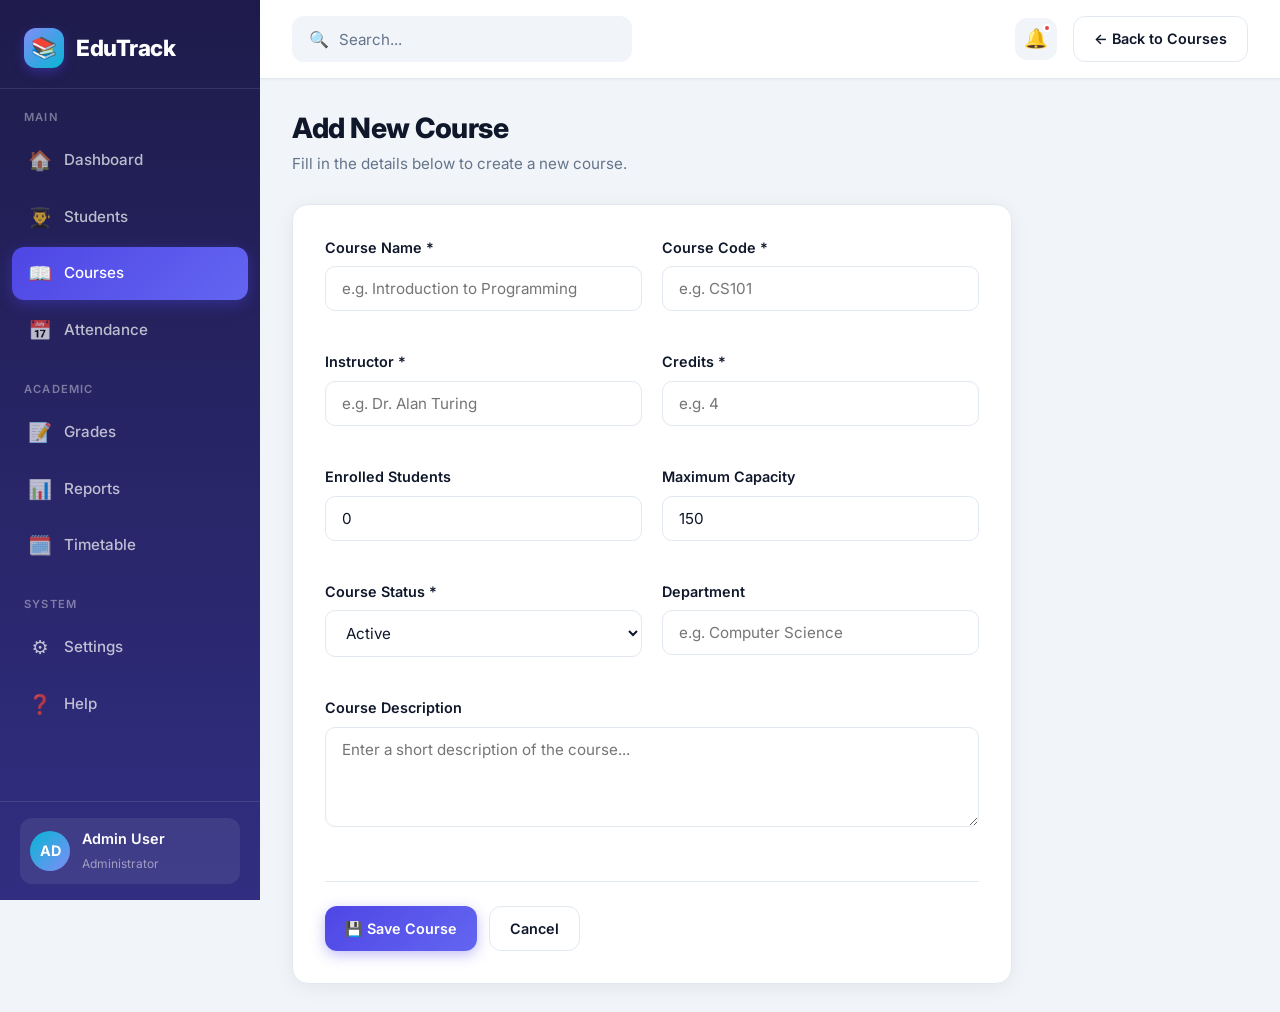
<file: src/main/resources/static/studentManagement/add-courses.html>
<!DOCTYPE html>
<html lang="en">
<head>
    <meta charset="UTF-8">
    <meta name="viewport" content="width=device-width, initial-scale=1.0">
    <title>Add Course | EduTrack</title>

    <link rel="preconnect" href="https://fonts.googleapis.com">
    <link rel="preconnect" href="https://fonts.gstatic.com" crossorigin>

    <link href="https://fonts.googleapis.com/css2?family=Inter:wght@400;500;600;700;800&display=swap" rel="stylesheet">

    <link rel="stylesheet" href="styles.css">
</head>

<body>

<div class="overlay" id="overlay"></div>

<aside class="sidebar" id="sidebar">

    <div class="sidebar-header">
        <a href="index.html" class="logo">
            <div class="logo-icon">📚</div>
            <span>EduTrack</span>
        </a>
    </div>

    <nav class="nav">

        <div class="nav-section">

            <div class="nav-label">Main</div>

            <a class="nav-item" href="index.html">
                <span class="icon">🏠</span> Dashboard
            </a>

            <a class="nav-item" href="students.html">
                <span class="icon">👨‍🎓</span> Students
            </a>

            <a class="nav-item active" href="courses.html">
                <span class="icon">📖</span> Courses
            </a>

            <a class="nav-item" href="attendance.html">
                <span class="icon">📅</span> Attendance
            </a>

        </div>

        <div class="nav-section">

            <div class="nav-label">Academic</div>

            <a class="nav-item" href="grades.html">
                <span class="icon">📝</span> Grades
            </a>

            <a class="nav-item" href="reports.html">
                <span class="icon">📊</span> Reports
            </a>

            <a class="nav-item" href="timetable.html">
                <span class="icon">🗓️</span> Timetable
            </a>

        </div>

        <div class="nav-section">

            <div class="nav-label">System</div>

            <a class="nav-item" href="settings.html">
                <span class="icon">⚙️</span> Settings
            </a>

            <a class="nav-item" href="help.html">
                <span class="icon">❓</span> Help
            </a>

        </div>

    </nav>

    <div class="sidebar-footer">

        <div class="user-card">

            <div class="avatar">AD</div>

            <div class="user-info">
                <h4>Admin User</h4>
                <span>Administrator</span>
            </div>

        </div>

    </div>

</aside>


<div class="main">

    <header class="topbar">

        <div style="display: flex; align-items: center; gap: 12px;">

            <button class="menu-toggle" id="menuToggle">☰</button>

            <div class="search-box">

                <span>🔍</span>

                <input
                        type="text"
                        placeholder="Search..."
                >

            </div>

        </div>


        <div class="topbar-actions">

            <button class="icon-btn">
                🔔 <span class="badge"></span>
            </button>

            <a href="courses.html" class="btn-secondary">
                ← Back to Courses
            </a>

        </div>

    </header>


    <div class="content">

        <div class="page-header">

            <div>

                <h1>Add New Course</h1>

                <p>
                    Fill in the details below to create a new course.
                </p>

            </div>

        </div>


        <div class="form-card">

            <form id="courseForm">

                <div class="form-grid">


                    <!-- Course Name -->

                    <div class="form-group">

                        <label for="courseName">
                            Course Name *
                        </label>

                        <input
                                type="text"
                                id="courseName"
                                name="courseName"
                                placeholder="e.g. Introduction to Programming"
                                required
                        >

                    </div>


                    <!-- Course Code -->

                    <div class="form-group">

                        <label for="courseCode">
                            Course Code *
                        </label>

                        <input
                                type="text"
                                id="courseCode"
                                name="courseCode"
                                placeholder="e.g. CS101"
                                required
                        >

                    </div>


                    <!-- Instructor -->

                    <div class="form-group">

                        <label for="instructor">
                            Instructor *
                        </label>

                        <input
                                type="text"
                                id="instructor"
                                name="instructor"
                                placeholder="e.g. Dr. Alan Turing"
                                required
                        >

                    </div>


                    <!-- Credits -->

                    <div class="form-group">

                        <label for="credits">
                            Credits *
                        </label>

                        <input
                                type="number"
                                id="credits"
                                name="credits"
                                placeholder="e.g. 4"
                                min="1"
                                required
                        >

                    </div>


                    <!-- Enrolled Students -->

                    <div class="form-group">

                        <label for="enrolled">
                            Enrolled Students
                        </label>

                        <input
                                type="number"
                                id="enrolled"
                                name="enrolled"
                                placeholder="e.g. 142"
                                min="0"
                                value="0"
                        >

                    </div>


                    <!-- Maximum Capacity -->

                    <div class="form-group">

                        <label for="capacity">
                            Maximum Capacity
                        </label>

                        <input
                                type="number"
                                id="capacity"
                                name="capacity"
                                placeholder="e.g. 150"
                                min="1"
                                value="150"
                        >

                    </div>


                    <!-- Status -->

                    <div class="form-group">

                        <label for="status">
                            Course Status *
                        </label>

                        <select
                                id="status"
                                name="status"
                                required
                        >

                            <option value="Active">
                                Active
                            </option>

                            <option value="Draft">
                                Draft
                            </option>

                            <option value="Archived">
                                Archived
                            </option>

                        </select>

                    </div>


                    <!-- Department -->

                    <div class="form-group">

                        <label for="department">
                            Department
                        </label>

                        <input
                                type="text"
                                id="department"
                                name="department"
                                placeholder="e.g. Computer Science"
                        >

                    </div>


                    <!-- Description -->

                    <div class="form-group full">

                        <label for="description">
                            Course Description
                        </label>

                        <textarea
                                id="description"
                                name="description"
                                placeholder="Enter a short description of the course..."
                        ></textarea>

                    </div>


                </div>


                <div class="form-actions">

                    <button
                            type="submit"
                            class="btn-primary"
                    >
                        💾 Save Course
                    </button>

                    <a
                            href="courses.html"
                            class="btn-secondary"
                    >
                        Cancel
                    </a>

                </div>

            </form>

        </div>

    </div>

</div>


<script>

    // Sidebar

    const toggle =
        document.getElementById('menuToggle');

    const sidebar =
        document.getElementById('sidebar');

    const overlay =
        document.getElementById('overlay');


    toggle.addEventListener('click', () => {

        sidebar.classList.toggle('open');

        overlay.classList.toggle('show');

    });


    overlay.addEventListener('click', () => {

        sidebar.classList.remove('open');

        overlay.classList.remove('show');

    });


    // Course form

    const courseForm =
        document.getElementById('courseForm');


    courseForm.addEventListener('submit', async (event) => {

        event.preventDefault();


        const course = {

            courseName:
            document.getElementById('courseName').value,

            courseCode:
            document.getElementById('courseCode').value,

            instructor:
            document.getElementById('instructor').value,

            credits:
                Number(document.getElementById('credits').value),

            enrolled:
                Number(document.getElementById('enrolled').value),

            capacity:
                Number(document.getElementById('capacity').value),

            status:
            document.getElementById('status').value,

            department:
            document.getElementById('department').value,

            description:
            document.getElementById('description').value

        };


        try {

            const response = await fetch('/Courses', {

                method: 'POST',

                headers: {

                    'Content-Type': 'application/json'

                },

                body: JSON.stringify(course)

            });


            if (response.ok) {

                const savedCourse =
                    await response.json();

                console.log(
                    'Course saved:',
                    savedCourse
                );

                alert(
                    'Course added successfully!'
                );

                window.location.href =
                    'courses.html';

            } else {

                const error =
                    await response.text();

                console.error(
                    'Error:',
                    error
                );

                alert(
                    'Failed to add course.'
                );

            }

        } catch (error) {

            console.error(
                'Request failed:',
                error
            );

            alert(
                'Could not connect to the server.'
            );

        }

    });

</script>

</body>
</html>
</file>
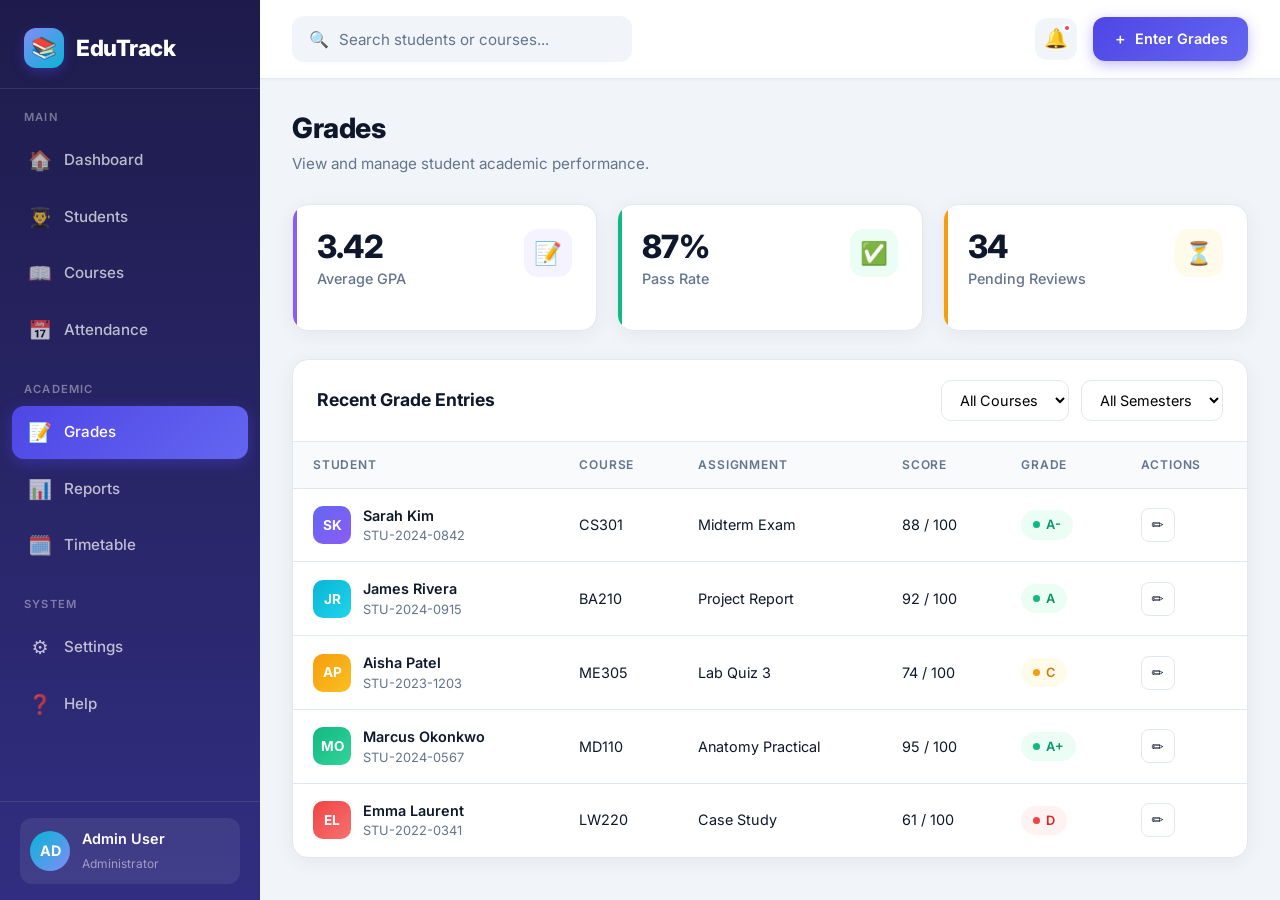
<file: src/main/resources/static/studentManagement/grades.html>
<!DOCTYPE html>
<html lang="en">
<head>
  <meta charset="UTF-8">
  <meta name="viewport" content="width=device-width, initial-scale=1.0">
  <title>Grades | EduTrack</title>
  <link rel="preconnect" href="https://fonts.googleapis.com">
  <link rel="preconnect" href="https://fonts.gstatic.com" crossorigin>
  <link href="https://fonts.googleapis.com/css2?family=Inter:wght@400;500;600;700;800&display=swap" rel="stylesheet">
  <link rel="stylesheet" href="styles.css">
</head>
<body>
  <div class="overlay" id="overlay"></div>

  <aside class="sidebar" id="sidebar">
    <div class="sidebar-header">
      <a href="index.html" class="logo">
        <div class="logo-icon">📚</div>
        <span>EduTrack</span>
      </a>
    </div>
    <nav class="nav">
      <div class="nav-section">
        <div class="nav-label">Main</div>
        <a class="nav-item" href="index.html"><span class="icon">🏠</span> Dashboard</a>
        <a class="nav-item" href="students.html"><span class="icon">👨‍🎓</span> Students</a>
        <a class="nav-item" href="courses.html"><span class="icon">📖</span> Courses</a>
        <a class="nav-item" href="attendance.html"><span class="icon">📅</span> Attendance</a>
      </div>
      <div class="nav-section">
        <div class="nav-label">Academic</div>
        <a class="nav-item active" href="grades.html"><span class="icon">📝</span> Grades</a>
        <a class="nav-item" href="reports.html"><span class="icon">📊</span> Reports</a>
        <a class="nav-item" href="timetable.html"><span class="icon">🗓️</span> Timetable</a>
      </div>
      <div class="nav-section">
        <div class="nav-label">System</div>
        <a class="nav-item" href="settings.html"><span class="icon">⚙️</span> Settings</a>
        <a class="nav-item" href="help.html"><span class="icon">❓</span> Help</a>
      </div>
    </nav>
    <div class="sidebar-footer">
      <div class="user-card">
        <div class="avatar">AD</div>
        <div class="user-info">
          <h4>Admin User</h4>
          <span>Administrator</span>
        </div>
      </div>
    </div>
  </aside>

  <div class="main">
    <header class="topbar">
      <div style="display: flex; align-items: center; gap: 12px;">
        <button class="menu-toggle" id="menuToggle">☰</button>
        <div class="search-box">
          <span>🔍</span>
          <input type="text" placeholder="Search students or courses...">
        </div>
      </div>
      <div class="topbar-actions">
        <button class="icon-btn">🔔 <span class="badge"></span></button>
        <a href="#" class="btn-primary"><span>＋</span> <span>Enter Grades</span></a>
      </div>
    </header>

    <div class="content">
      <div class="page-header">
        <div>
          <h1>Grades</h1>
          <p>View and manage student academic performance.</p>
        </div>
      </div>

      <div class="stats-grid" style="grid-template-columns: repeat(3, 1fr);">
        <div class="stat-card grades">
          <div class="stat-header">
            <div>
              <div class="stat-value">3.42</div>
              <div class="stat-label">Average GPA</div>
            </div>
            <div class="stat-icon">📝</div>
          </div>
        </div>
        <div class="stat-card attendance">
          <div class="stat-header">
            <div>
              <div class="stat-value">87%</div>
              <div class="stat-label">Pass Rate</div>
            </div>
            <div class="stat-icon">✅</div>
          </div>
        </div>
        <div class="stat-card pending">
          <div class="stat-header">
            <div>
              <div class="stat-value">34</div>
              <div class="stat-label">Pending Reviews</div>
            </div>
            <div class="stat-icon">⏳</div>
          </div>
        </div>
      </div>

      <div class="card">
        <div class="card-header">
          <h3>Recent Grade Entries</h3>
          <div class="filters-bar" style="margin: 0;">
            <select>
              <option>All Courses</option>
              <option>CS101</option>
              <option>CS301</option>
              <option>BA210</option>
              <option>ME305</option>
            </select>
            <select>
              <option>All Semesters</option>
              <option>Fall 2026</option>
              <option>Spring 2026</option>
            </select>
          </div>
        </div>
        <div class="table-wrapper">
          <table>
            <thead>
              <tr>
                <th>Student</th>
                <th>Course</th>
                <th>Assignment</th>
                <th>Score</th>
                <th>Grade</th>
                <th>Actions</th>
              </tr>
            </thead>
            <tbody>
              <tr>
                <td>
                  <div class="student-cell">
                    <div class="student-avatar" style="background: linear-gradient(135deg, #6366f1, #8b5cf6);">SK</div>
                    <div>
                      <div class="student-name">Sarah Kim</div>
                      <div class="student-id">STU-2024-0842</div>
                    </div>
                  </div>
                </td>
                <td>CS301</td>
                <td>Midterm Exam</td>
                <td>88 / 100</td>
                <td><span class="status active">A-</span></td>
                <td>
                  <div class="action-btns">
                    <a href="#" class="action-btn">✏️</a>
                  </div>
                </td>
              </tr>
              <tr>
                <td>
                  <div class="student-cell">
                    <div class="student-avatar" style="background: linear-gradient(135deg, #06b6d4, #22d3ee);">JR</div>
                    <div>
                      <div class="student-name">James Rivera</div>
                      <div class="student-id">STU-2024-0915</div>
                    </div>
                  </div>
                </td>
                <td>BA210</td>
                <td>Project Report</td>
                <td>92 / 100</td>
                <td><span class="status active">A</span></td>
                <td>
                  <div class="action-btns">
                    <a href="#" class="action-btn">✏️</a>
                  </div>
                </td>
              </tr>
              <tr>
                <td>
                  <div class="student-cell">
                    <div class="student-avatar" style="background: linear-gradient(135deg, #f59e0b, #fbbf24);">AP</div>
                    <div>
                      <div class="student-name">Aisha Patel</div>
                      <div class="student-id">STU-2023-1203</div>
                    </div>
                  </div>
                </td>
                <td>ME305</td>
                <td>Lab Quiz 3</td>
                <td>74 / 100</td>
                <td><span class="status pending">C</span></td>
                <td>
                  <div class="action-btns">
                    <a href="#" class="action-btn">✏️</a>
                  </div>
                </td>
              </tr>
              <tr>
                <td>
                  <div class="student-cell">
                    <div class="student-avatar" style="background: linear-gradient(135deg, #10b981, #34d399);">MO</div>
                    <div>
                      <div class="student-name">Marcus Okonkwo</div>
                      <div class="student-id">STU-2024-0567</div>
                    </div>
                  </div>
                </td>
                <td>MD110</td>
                <td>Anatomy Practical</td>
                <td>95 / 100</td>
                <td><span class="status active">A+</span></td>
                <td>
                  <div class="action-btns">
                    <a href="#" class="action-btn">✏️</a>
                  </div>
                </td>
              </tr>
              <tr>
                <td>
                  <div class="student-cell">
                    <div class="student-avatar" style="background: linear-gradient(135deg, #ef4444, #f87171);">EL</div>
                    <div>
                      <div class="student-name">Emma Laurent</div>
                      <div class="student-id">STU-2022-0341</div>
                    </div>
                  </div>
                </td>
                <td>LW220</td>
                <td>Case Study</td>
                <td>61 / 100</td>
                <td><span class="status inactive">D</span></td>
                <td>
                  <div class="action-btns">
                    <a href="#" class="action-btn">✏️</a>
                  </div>
                </td>
              </tr>
            </tbody>
          </table>
        </div>
      </div>
    </div>
  </div>

  <script>
    const toggle = document.getElementById('menuToggle');
    const sidebar = document.getElementById('sidebar');
    const overlay = document.getElementById('overlay');
    toggle.addEventListener('click', () => {
      sidebar.classList.toggle('open');
      overlay.classList.toggle('show');
    });
    overlay.addEventListener('click', () => {
      sidebar.classList.remove('open');
      overlay.classList.remove('show');
    });
  </script>
</body>
</html>
</file>
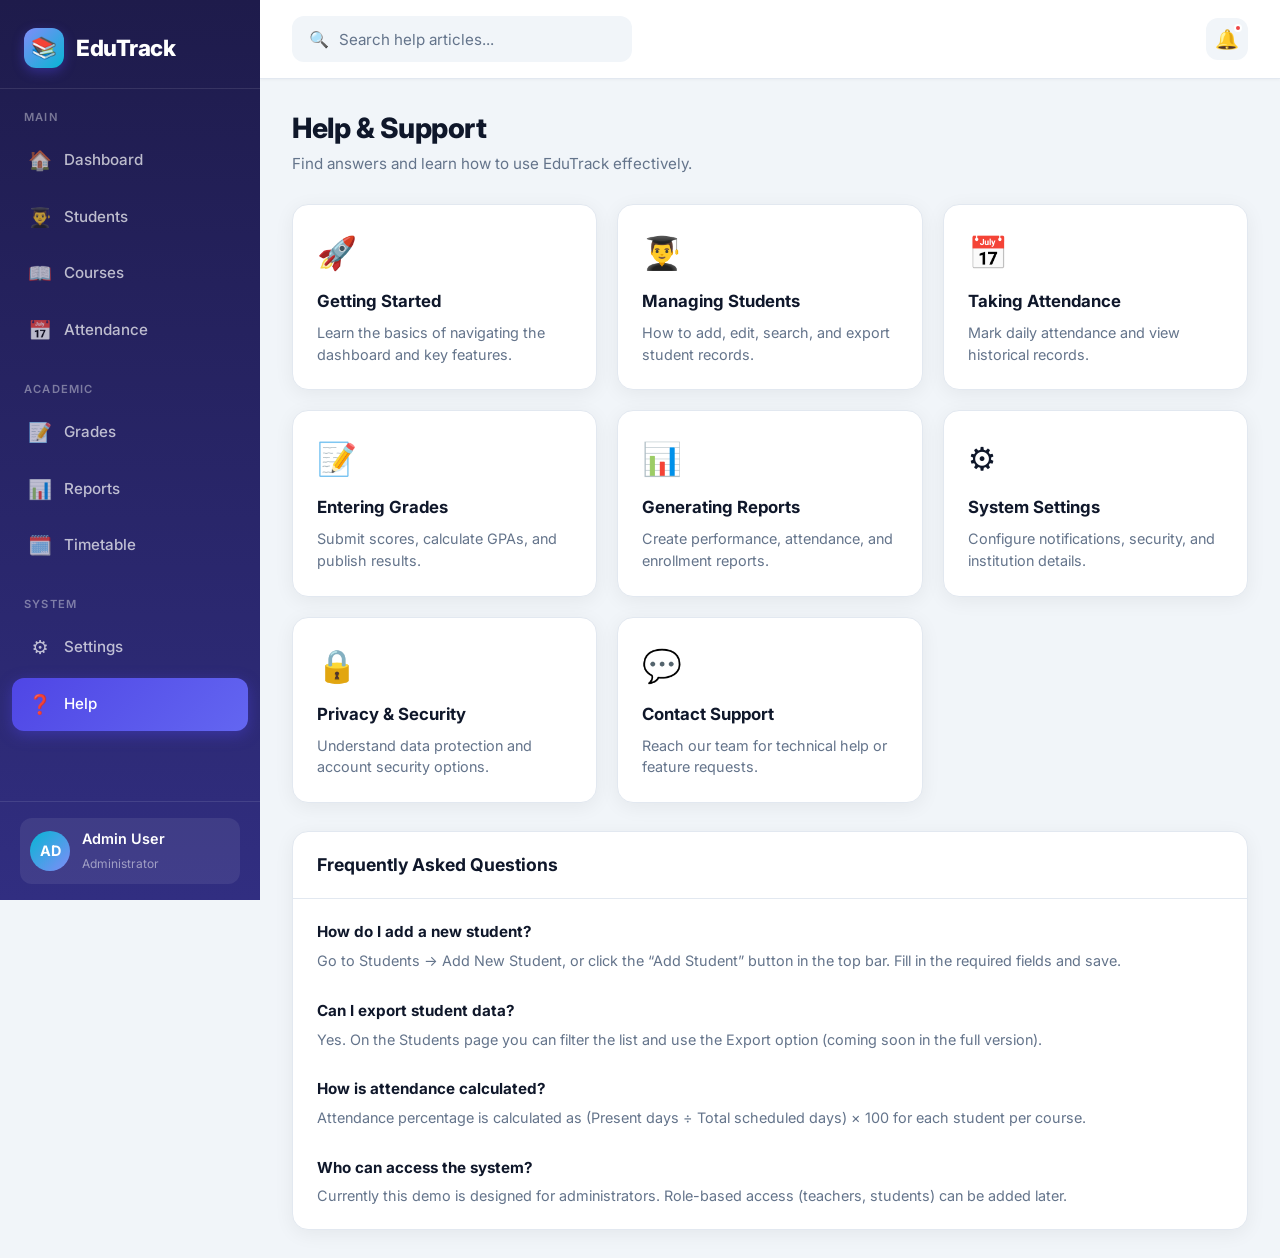
<file: src/main/resources/static/studentManagement/help.html>
<!DOCTYPE html>
<html lang="en">
<head>
  <meta charset="UTF-8">
  <meta name="viewport" content="width=device-width, initial-scale=1.0">
  <title>Help | EduTrack</title>
  <link rel="preconnect" href="https://fonts.googleapis.com">
  <link rel="preconnect" href="https://fonts.gstatic.com" crossorigin>
  <link href="https://fonts.googleapis.com/css2?family=Inter:wght@400;500;600;700;800&display=swap" rel="stylesheet">
  <link rel="stylesheet" href="styles.css">
</head>
<body>
  <div class="overlay" id="overlay"></div>

  <aside class="sidebar" id="sidebar">
    <div class="sidebar-header">
      <a href="index.html" class="logo">
        <div class="logo-icon">📚</div>
        <span>EduTrack</span>
      </a>
    </div>
    <nav class="nav">
      <div class="nav-section">
        <div class="nav-label">Main</div>
        <a class="nav-item" href="index.html"><span class="icon">🏠</span> Dashboard</a>
        <a class="nav-item" href="students.html"><span class="icon">👨‍🎓</span> Students</a>
        <a class="nav-item" href="courses.html"><span class="icon">📖</span> Courses</a>
        <a class="nav-item" href="attendance.html"><span class="icon">📅</span> Attendance</a>
      </div>
      <div class="nav-section">
        <div class="nav-label">Academic</div>
        <a class="nav-item" href="grades.html"><span class="icon">📝</span> Grades</a>
        <a class="nav-item" href="reports.html"><span class="icon">📊</span> Reports</a>
        <a class="nav-item" href="timetable.html"><span class="icon">🗓️</span> Timetable</a>
      </div>
      <div class="nav-section">
        <div class="nav-label">System</div>
        <a class="nav-item" href="settings.html"><span class="icon">⚙️</span> Settings</a>
        <a class="nav-item active" href="help.html"><span class="icon">❓</span> Help</a>
      </div>
    </nav>
    <div class="sidebar-footer">
      <div class="user-card">
        <div class="avatar">AD</div>
        <div class="user-info">
          <h4>Admin User</h4>
          <span>Administrator</span>
        </div>
      </div>
    </div>
  </aside>

  <div class="main">
    <header class="topbar">
      <div style="display: flex; align-items: center; gap: 12px;">
        <button class="menu-toggle" id="menuToggle">☰</button>
        <div class="search-box">
          <span>🔍</span>
          <input type="text" placeholder="Search help articles...">
        </div>
      </div>
      <div class="topbar-actions">
        <button class="icon-btn">🔔 <span class="badge"></span></button>
      </div>
    </header>

    <div class="content">
      <div class="page-header">
        <div>
          <h1>Help & Support</h1>
          <p>Find answers and learn how to use EduTrack effectively.</p>
        </div>
      </div>

      <div class="help-grid">
        <a href="#" class="help-card">
          <div class="help-icon">🚀</div>
          <h3>Getting Started</h3>
          <p>Learn the basics of navigating the dashboard and key features.</p>
        </a>
        <a href="#" class="help-card">
          <div class="help-icon">👨‍🎓</div>
          <h3>Managing Students</h3>
          <p>How to add, edit, search, and export student records.</p>
        </a>
        <a href="#" class="help-card">
          <div class="help-icon">📅</div>
          <h3>Taking Attendance</h3>
          <p>Mark daily attendance and view historical records.</p>
        </a>
        <a href="#" class="help-card">
          <div class="help-icon">📝</div>
          <h3>Entering Grades</h3>
          <p>Submit scores, calculate GPAs, and publish results.</p>
        </a>
        <a href="#" class="help-card">
          <div class="help-icon">📊</div>
          <h3>Generating Reports</h3>
          <p>Create performance, attendance, and enrollment reports.</p>
        </a>
        <a href="#" class="help-card">
          <div class="help-icon">⚙️</div>
          <h3>System Settings</h3>
          <p>Configure notifications, security, and institution details.</p>
        </a>
        <a href="#" class="help-card">
          <div class="help-icon">🔒</div>
          <h3>Privacy & Security</h3>
          <p>Understand data protection and account security options.</p>
        </a>
        <a href="#" class="help-card">
          <div class="help-icon">💬</div>
          <h3>Contact Support</h3>
          <p>Reach our team for technical help or feature requests.</p>
        </a>
      </div>

      <div class="card" style="margin-top: 28px;">
        <div class="card-header">
          <h3>Frequently Asked Questions</h3>
        </div>
        <div style="padding: 8px 0;">
          <div class="activity-item" style="flex-direction: column; align-items: flex-start; gap: 6px;">
            <h4 style="font-size: 0.95rem;">How do I add a new student?</h4>
            <p style="font-size: 0.9rem; color: var(--text-muted);">Go to Students → Add New Student, or click the “Add Student” button in the top bar. Fill in the required fields and save.</p>
          </div>
          <div class="activity-item" style="flex-direction: column; align-items: flex-start; gap: 6px;">
            <h4 style="font-size: 0.95rem;">Can I export student data?</h4>
            <p style="font-size: 0.9rem; color: var(--text-muted);">Yes. On the Students page you can filter the list and use the Export option (coming soon in the full version).</p>
          </div>
          <div class="activity-item" style="flex-direction: column; align-items: flex-start; gap: 6px;">
            <h4 style="font-size: 0.95rem;">How is attendance calculated?</h4>
            <p style="font-size: 0.9rem; color: var(--text-muted);">Attendance percentage is calculated as (Present days ÷ Total scheduled days) × 100 for each student per course.</p>
          </div>
          <div class="activity-item" style="flex-direction: column; align-items: flex-start; gap: 6px;">
            <h4 style="font-size: 0.95rem;">Who can access the system?</h4>
            <p style="font-size: 0.9rem; color: var(--text-muted);">Currently this demo is designed for administrators. Role-based access (teachers, students) can be added later.</p>
          </div>
        </div>
      </div>
    </div>
  </div>

  <script>
    const toggle = document.getElementById('menuToggle');
    const sidebar = document.getElementById('sidebar');
    const overlay = document.getElementById('overlay');
    toggle.addEventListener('click', () => {
      sidebar.classList.toggle('open');
      overlay.classList.toggle('show');
    });
    overlay.addEventListener('click', () => {
      sidebar.classList.remove('open');
      overlay.classList.remove('show');
    });
  </script>
</body>
</html>
</file>
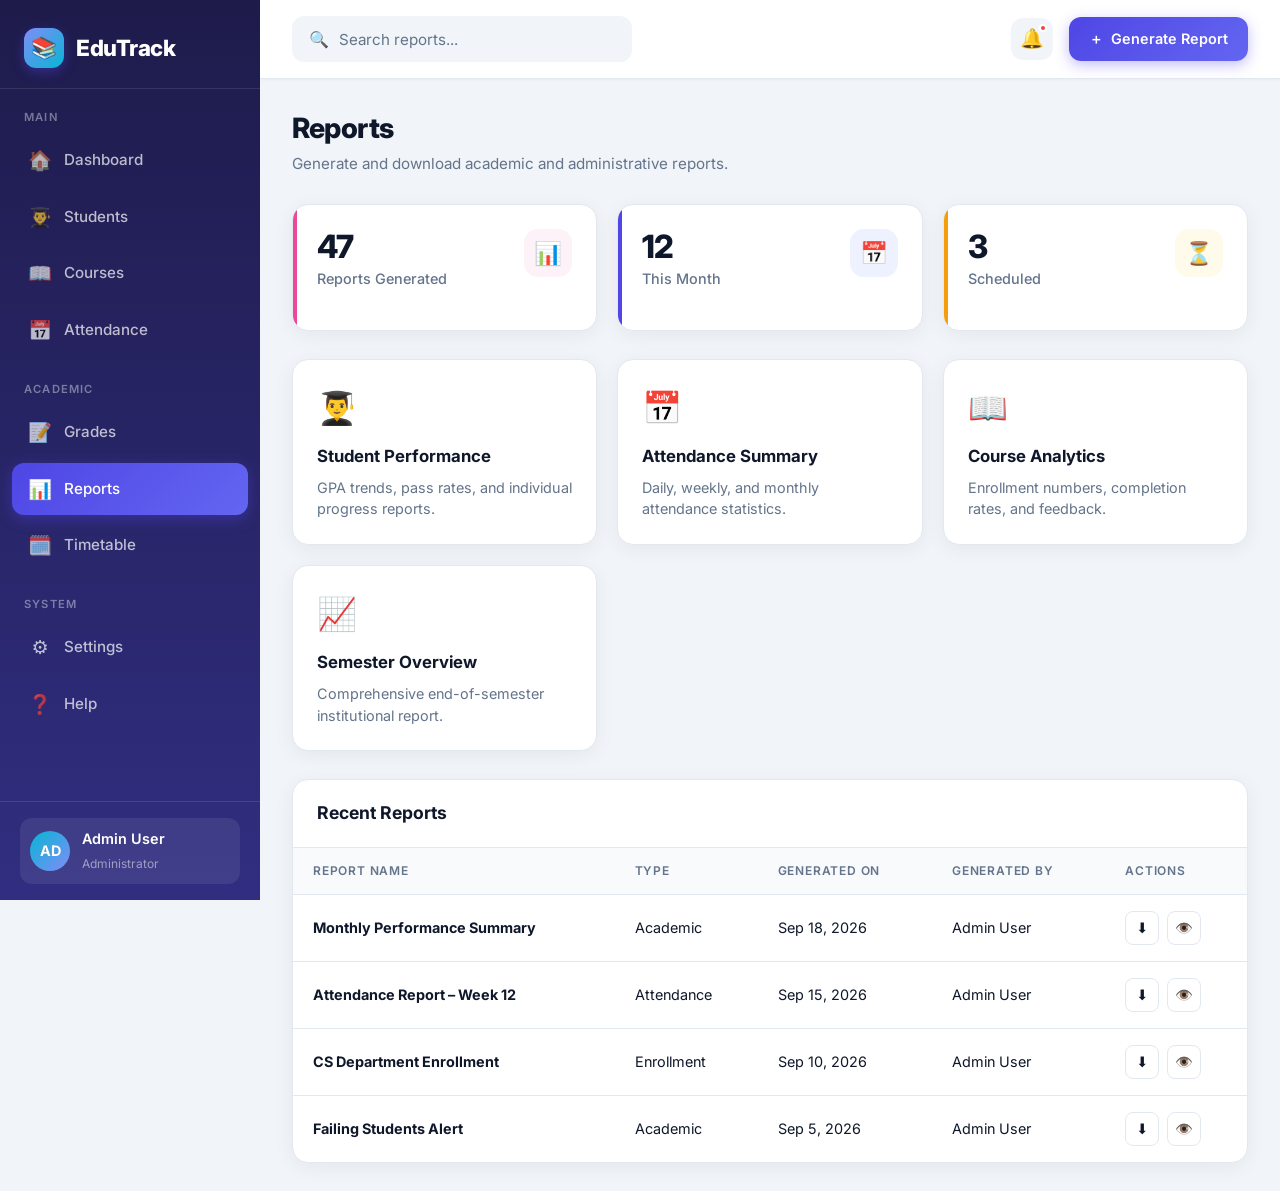
<file: src/main/resources/static/studentManagement/reports.html>
<!DOCTYPE html>
<html lang="en">
<head>
  <meta charset="UTF-8">
  <meta name="viewport" content="width=device-width, initial-scale=1.0">
  <title>Reports | EduTrack</title>
  <link rel="preconnect" href="https://fonts.googleapis.com">
  <link rel="preconnect" href="https://fonts.gstatic.com" crossorigin>
  <link href="https://fonts.googleapis.com/css2?family=Inter:wght@400;500;600;700;800&display=swap" rel="stylesheet">
  <link rel="stylesheet" href="styles.css">
</head>
<body>
  <div class="overlay" id="overlay"></div>

  <aside class="sidebar" id="sidebar">
    <div class="sidebar-header">
      <a href="index.html" class="logo">
        <div class="logo-icon">📚</div>
        <span>EduTrack</span>
      </a>
    </div>
    <nav class="nav">
      <div class="nav-section">
        <div class="nav-label">Main</div>
        <a class="nav-item" href="index.html"><span class="icon">🏠</span> Dashboard</a>
        <a class="nav-item" href="students.html"><span class="icon">👨‍🎓</span> Students</a>
        <a class="nav-item" href="courses.html"><span class="icon">📖</span> Courses</a>
        <a class="nav-item" href="attendance.html"><span class="icon">📅</span> Attendance</a>
      </div>
      <div class="nav-section">
        <div class="nav-label">Academic</div>
        <a class="nav-item" href="grades.html"><span class="icon">📝</span> Grades</a>
        <a class="nav-item active" href="reports.html"><span class="icon">📊</span> Reports</a>
        <a class="nav-item" href="timetable.html"><span class="icon">🗓️</span> Timetable</a>
      </div>
      <div class="nav-section">
        <div class="nav-label">System</div>
        <a class="nav-item" href="settings.html"><span class="icon">⚙️</span> Settings</a>
        <a class="nav-item" href="help.html"><span class="icon">❓</span> Help</a>
      </div>
    </nav>
    <div class="sidebar-footer">
      <div class="user-card">
        <div class="avatar">AD</div>
        <div class="user-info">
          <h4>Admin User</h4>
          <span>Administrator</span>
        </div>
      </div>
    </div>
  </aside>

  <div class="main">
    <header class="topbar">
      <div style="display: flex; align-items: center; gap: 12px;">
        <button class="menu-toggle" id="menuToggle">☰</button>
        <div class="search-box">
          <span>🔍</span>
          <input type="text" placeholder="Search reports...">
        </div>
      </div>
      <div class="topbar-actions">
        <button class="icon-btn">🔔 <span class="badge"></span></button>
        <a href="#" class="btn-primary"><span>＋</span> <span>Generate Report</span></a>
      </div>
    </header>

    <div class="content">
      <div class="page-header">
        <div>
          <h1>Reports</h1>
          <p>Generate and download academic and administrative reports.</p>
        </div>
      </div>

      <div class="stats-grid" style="grid-template-columns: repeat(3, 1fr);">
        <div class="stat-card reports">
          <div class="stat-header">
            <div>
              <div class="stat-value">47</div>
              <div class="stat-label">Reports Generated</div>
            </div>
            <div class="stat-icon">📊</div>
          </div>
        </div>
        <div class="stat-card students">
          <div class="stat-header">
            <div>
              <div class="stat-value">12</div>
              <div class="stat-label">This Month</div>
            </div>
            <div class="stat-icon">📅</div>
          </div>
        </div>
        <div class="stat-card pending">
          <div class="stat-header">
            <div>
              <div class="stat-value">3</div>
              <div class="stat-label">Scheduled</div>
            </div>
            <div class="stat-icon">⏳</div>
          </div>
        </div>
      </div>

      <div class="help-grid" style="margin-bottom: 28px;">
        <a href="#" class="help-card">
          <div class="help-icon">👨‍🎓</div>
          <h3>Student Performance</h3>
          <p>GPA trends, pass rates, and individual progress reports.</p>
        </a>
        <a href="#" class="help-card">
          <div class="help-icon">📅</div>
          <h3>Attendance Summary</h3>
          <p>Daily, weekly, and monthly attendance statistics.</p>
        </a>
        <a href="#" class="help-card">
          <div class="help-icon">📖</div>
          <h3>Course Analytics</h3>
          <p>Enrollment numbers, completion rates, and feedback.</p>
        </a>
        <a href="#" class="help-card">
          <div class="help-icon">📈</div>
          <h3>Semester Overview</h3>
          <p>Comprehensive end-of-semester institutional report.</p>
        </a>
      </div>

      <div class="card">
        <div class="card-header">
          <h3>Recent Reports</h3>
        </div>
        <div class="table-wrapper">
          <table>
            <thead>
              <tr>
                <th>Report Name</th>
                <th>Type</th>
                <th>Generated On</th>
                <th>Generated By</th>
                <th>Actions</th>
              </tr>
            </thead>
            <tbody>
              <tr>
                <td><strong>Monthly Performance Summary</strong></td>
                <td>Academic</td>
                <td>Sep 18, 2026</td>
                <td>Admin User</td>
                <td>
                  <div class="action-btns">
                    <a href="#" class="action-btn" title="Download">⬇️</a>
                    <a href="#" class="action-btn" title="View">👁️</a>
                  </div>
                </td>
              </tr>
              <tr>
                <td><strong>Attendance Report – Week 12</strong></td>
                <td>Attendance</td>
                <td>Sep 15, 2026</td>
                <td>Admin User</td>
                <td>
                  <div class="action-btns">
                    <a href="#" class="action-btn" title="Download">⬇️</a>
                    <a href="#" class="action-btn" title="View">👁️</a>
                  </div>
                </td>
              </tr>
              <tr>
                <td><strong>CS Department Enrollment</strong></td>
                <td>Enrollment</td>
                <td>Sep 10, 2026</td>
                <td>Admin User</td>
                <td>
                  <div class="action-btns">
                    <a href="#" class="action-btn" title="Download">⬇️</a>
                    <a href="#" class="action-btn" title="View">👁️</a>
                  </div>
                </td>
              </tr>
              <tr>
                <td><strong>Failing Students Alert</strong></td>
                <td>Academic</td>
                <td>Sep 5, 2026</td>
                <td>Admin User</td>
                <td>
                  <div class="action-btns">
                    <a href="#" class="action-btn" title="Download">⬇️</a>
                    <a href="#" class="action-btn" title="View">👁️</a>
                  </div>
                </td>
              </tr>
            </tbody>
          </table>
        </div>
      </div>
    </div>
  </div>

  <script>
    const toggle = document.getElementById('menuToggle');
    const sidebar = document.getElementById('sidebar');
    const overlay = document.getElementById('overlay');
    toggle.addEventListener('click', () => {
      sidebar.classList.toggle('open');
      overlay.classList.toggle('show');
    });
    overlay.addEventListener('click', () => {
      sidebar.classList.remove('open');
      overlay.classList.remove('show');
    });
  </script>
</body>
</html>
</file>
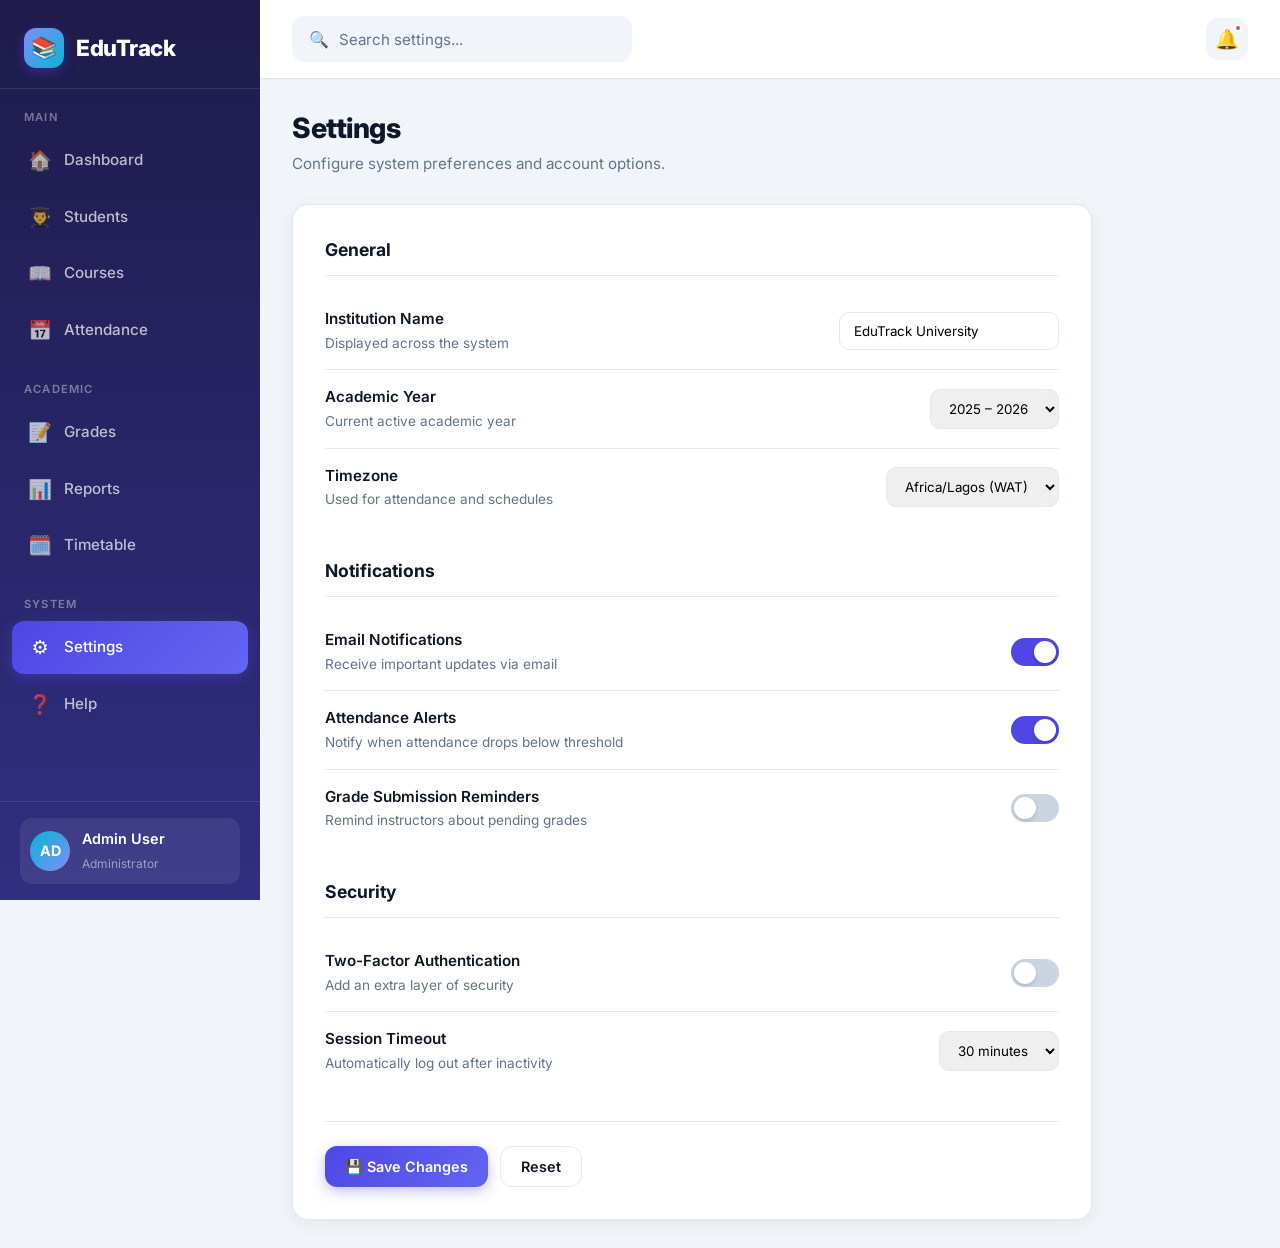
<file: src/main/resources/static/studentManagement/settings.html>
<!DOCTYPE html>
<html lang="en">
<head>
  <meta charset="UTF-8">
  <meta name="viewport" content="width=device-width, initial-scale=1.0">
  <title>Settings | EduTrack</title>
  <link rel="preconnect" href="https://fonts.googleapis.com">
  <link rel="preconnect" href="https://fonts.gstatic.com" crossorigin>
  <link href="https://fonts.googleapis.com/css2?family=Inter:wght@400;500;600;700;800&display=swap" rel="stylesheet">
  <link rel="stylesheet" href="styles.css">
</head>
<body>
  <div class="overlay" id="overlay"></div>

  <aside class="sidebar" id="sidebar">
    <div class="sidebar-header">
      <a href="index.html" class="logo">
        <div class="logo-icon">📚</div>
        <span>EduTrack</span>
      </a>
    </div>
    <nav class="nav">
      <div class="nav-section">
        <div class="nav-label">Main</div>
        <a class="nav-item" href="index.html"><span class="icon">🏠</span> Dashboard</a>
        <a class="nav-item" href="students.html"><span class="icon">👨‍🎓</span> Students</a>
        <a class="nav-item" href="courses.html"><span class="icon">📖</span> Courses</a>
        <a class="nav-item" href="attendance.html"><span class="icon">📅</span> Attendance</a>
      </div>
      <div class="nav-section">
        <div class="nav-label">Academic</div>
        <a class="nav-item" href="grades.html"><span class="icon">📝</span> Grades</a>
        <a class="nav-item" href="reports.html"><span class="icon">📊</span> Reports</a>
        <a class="nav-item" href="timetable.html"><span class="icon">🗓️</span> Timetable</a>
      </div>
      <div class="nav-section">
        <div class="nav-label">System</div>
        <a class="nav-item active" href="settings.html"><span class="icon">⚙️</span> Settings</a>
        <a class="nav-item" href="help.html"><span class="icon">❓</span> Help</a>
      </div>
    </nav>
    <div class="sidebar-footer">
      <div class="user-card">
        <div class="avatar">AD</div>
        <div class="user-info">
          <h4>Admin User</h4>
          <span>Administrator</span>
        </div>
      </div>
    </div>
  </aside>

  <div class="main">
    <header class="topbar">
      <div style="display: flex; align-items: center; gap: 12px;">
        <button class="menu-toggle" id="menuToggle">☰</button>
        <div class="search-box">
          <span>🔍</span>
          <input type="text" placeholder="Search settings...">
        </div>
      </div>
      <div class="topbar-actions">
        <button class="icon-btn">🔔 <span class="badge"></span></button>
      </div>
    </header>

    <div class="content">
      <div class="page-header">
        <div>
          <h1>Settings</h1>
          <p>Configure system preferences and account options.</p>
        </div>
      </div>

      <div class="form-card" style="max-width: 800px;">
        <div class="settings-section">
          <h3>General</h3>
          <div class="setting-row">
            <div class="setting-info">
              <h4>Institution Name</h4>
              <p>Displayed across the system</p>
            </div>
            <input type="text" value="EduTrack University" style="width: 220px; padding: 10px 14px; border: 1px solid var(--border); border-radius: 10px; font-family: inherit;">
          </div>
          <div class="setting-row">
            <div class="setting-info">
              <h4>Academic Year</h4>
              <p>Current active academic year</p>
            </div>
            <select style="padding: 10px 14px; border: 1px solid var(--border); border-radius: 10px; font-family: inherit;">
              <option>2025 – 2026</option>
              <option>2026 – 2027</option>
            </select>
          </div>
          <div class="setting-row">
            <div class="setting-info">
              <h4>Timezone</h4>
              <p>Used for attendance and schedules</p>
            </div>
            <select style="padding: 10px 14px; border: 1px solid var(--border); border-radius: 10px; font-family: inherit;">
              <option>Africa/Lagos (WAT)</option>
              <option>UTC</option>
              <option>America/New_York</option>
            </select>
          </div>
        </div>

        <div class="settings-section">
          <h3>Notifications</h3>
          <div class="setting-row">
            <div class="setting-info">
              <h4>Email Notifications</h4>
              <p>Receive important updates via email</p>
            </div>
            <div class="toggle on"></div>
          </div>
          <div class="setting-row">
            <div class="setting-info">
              <h4>Attendance Alerts</h4>
              <p>Notify when attendance drops below threshold</p>
            </div>
            <div class="toggle on"></div>
          </div>
          <div class="setting-row">
            <div class="setting-info">
              <h4>Grade Submission Reminders</h4>
              <p>Remind instructors about pending grades</p>
            </div>
            <div class="toggle"></div>
          </div>
        </div>

        <div class="settings-section">
          <h3>Security</h3>
          <div class="setting-row">
            <div class="setting-info">
              <h4>Two-Factor Authentication</h4>
              <p>Add an extra layer of security</p>
            </div>
            <div class="toggle"></div>
          </div>
          <div class="setting-row">
            <div class="setting-info">
              <h4>Session Timeout</h4>
              <p>Automatically log out after inactivity</p>
            </div>
            <select style="padding: 10px 14px; border: 1px solid var(--border); border-radius: 10px; font-family: inherit;">
              <option>15 minutes</option>
              <option selected>30 minutes</option>
              <option>1 hour</option>
              <option>Never</option>
            </select>
          </div>
        </div>

        <div class="form-actions">
          <button class="btn-primary">💾 Save Changes</button>
          <button class="btn-secondary">Reset</button>
        </div>
      </div>
    </div>
  </div>

  <script>
    const toggle = document.getElementById('menuToggle');
    const sidebar = document.getElementById('sidebar');
    const overlay = document.getElementById('overlay');
    toggle.addEventListener('click', () => {
      sidebar.classList.toggle('open');
      overlay.classList.toggle('show');
    });
    overlay.addEventListener('click', () => {
      sidebar.classList.remove('open');
      overlay.classList.remove('show');
    });

    // Simple toggle interaction
    document.querySelectorAll('.toggle').forEach(t => {
      t.addEventListener('click', () => t.classList.toggle('on'));
    });
  </script>
</body>
</html>
</file>
<file: src/main/resources/static/studentManagement/styles.css>
:root {
  --primary: #4f46e5;
  --primary-dark: #3730a3;
  --primary-light: #818cf8;
  --accent: #06b6d4;
  --success: #10b981;
  --warning: #f59e0b;
  --danger: #ef4444;
  --bg: #f1f5f9;
  --card: #ffffff;
  --text: #0f172a;
  --text-muted: #64748b;
  --border: #e2e8f0;
  --sidebar-width: 260px;
  --radius: 16px;
  --shadow: 0 4px 20px rgba(0, 0, 0, 0.06);
  --shadow-lg: 0 10px 40px rgba(0, 0, 0, 0.1);
}

* {
  margin: 0;
  padding: 0;
  box-sizing: border-box;
}

body {
  font-family: 'Inter', system-ui, sans-serif;
  background: var(--bg);
  color: var(--text);
  line-height: 1.5;
  min-height: 100vh;
  display: flex;
}

/* ========== SIDEBAR ========== */
.sidebar {
  width: var(--sidebar-width);
  background: linear-gradient(180deg, #1e1b4b 0%, #312e81 100%);
  color: white;
  height: 100vh;
  position: fixed;
  left: 0;
  top: 0;
  display: flex;
  flex-direction: column;
  z-index: 100;
  transition: transform 0.3s ease;
}

.sidebar-header {
  padding: 28px 24px 20px;
  border-bottom: 1px solid rgba(255, 255, 255, 0.1);
}

.logo {
  display: flex;
  align-items: center;
  gap: 12px;
  font-size: 1.4rem;
  font-weight: 800;
  letter-spacing: -0.5px;
  text-decoration: none;
  color: white;
}

.logo-icon {
  width: 40px;
  height: 40px;
  background: linear-gradient(135deg, var(--primary-light), var(--accent));
  border-radius: 12px;
  display: flex;
  align-items: center;
  justify-content: center;
  font-size: 1.3rem;
  box-shadow: 0 4px 12px rgba(79, 70, 229, 0.4);
}

.nav {
  flex: 1;
  padding: 20px 12px;
  overflow-y: auto;
}

.nav-section {
  margin-bottom: 24px;
}

.nav-label {
  font-size: 0.7rem;
  text-transform: uppercase;
  letter-spacing: 1.2px;
  color: rgba(255, 255, 255, 0.4);
  padding: 0 12px 8px;
  font-weight: 600;
}

.nav-item {
  display: flex;
  align-items: center;
  gap: 12px;
  padding: 12px 16px;
  border-radius: 12px;
  color: rgba(255, 255, 255, 0.7);
  text-decoration: none;
  font-weight: 500;
  font-size: 0.95rem;
  transition: all 0.2s ease;
  margin-bottom: 4px;
  cursor: pointer;
}

.nav-item:hover {
  background: rgba(255, 255, 255, 0.1);
  color: white;
}

.nav-item.active {
  background: linear-gradient(135deg, var(--primary), #6366f1);
  color: white;
  box-shadow: 0 4px 15px rgba(79, 70, 229, 0.4);
}

.nav-item .icon {
  font-size: 1.2rem;
  width: 24px;
  text-align: center;
}

.sidebar-footer {
  padding: 16px 20px;
  border-top: 1px solid rgba(255, 255, 255, 0.1);
}

.user-card {
  display: flex;
  align-items: center;
  gap: 12px;
  padding: 10px;
  border-radius: 12px;
  background: rgba(255, 255, 255, 0.08);
}

.avatar {
  width: 40px;
  height: 40px;
  border-radius: 50%;
  background: linear-gradient(135deg, var(--accent), var(--primary-light));
  display: flex;
  align-items: center;
  justify-content: center;
  font-weight: 700;
  font-size: 0.9rem;
}

.user-info h4 {
  font-size: 0.9rem;
  font-weight: 600;
}

.user-info span {
  font-size: 0.75rem;
  color: rgba(255, 255, 255, 0.5);
}

/* ========== MAIN CONTENT ========== */
.main {
  margin-left: var(--sidebar-width);
  flex: 1;
  min-height: 100vh;
  display: flex;
  flex-direction: column;
}

.topbar {
  background: var(--card);
  padding: 16px 32px;
  display: flex;
  align-items: center;
  justify-content: space-between;
  border-bottom: 1px solid var(--border);
  position: sticky;
  top: 0;
  z-index: 50;
  box-shadow: 0 1px 3px rgba(0, 0, 0, 0.04);
}

.search-box {
  display: flex;
  align-items: center;
  background: var(--bg);
  border-radius: 12px;
  padding: 10px 16px;
  width: 340px;
  gap: 10px;
  border: 1px solid transparent;
  transition: all 0.2s;
}

.search-box:focus-within {
  border-color: var(--primary-light);
  box-shadow: 0 0 0 3px rgba(79, 70, 229, 0.15);
}

.search-box input {
  border: none;
  background: transparent;
  outline: none;
  font-size: 0.95rem;
  width: 100%;
  color: var(--text);
  font-family: inherit;
}

.search-box input::placeholder {
  color: var(--text-muted);
}

.topbar-actions {
  display: flex;
  align-items: center;
  gap: 16px;
}

.icon-btn {
  width: 42px;
  height: 42px;
  border-radius: 12px;
  border: none;
  background: var(--bg);
  display: flex;
  align-items: center;
  justify-content: center;
  cursor: pointer;
  font-size: 1.2rem;
  transition: all 0.2s;
  position: relative;
  text-decoration: none;
  color: var(--text);
}

.icon-btn:hover {
  background: #e2e8f0;
}

.badge {
  position: absolute;
  top: 6px;
  right: 6px;
  width: 8px;
  height: 8px;
  background: var(--danger);
  border-radius: 50%;
  border: 2px solid white;
}

.btn-primary {
  background: linear-gradient(135deg, var(--primary), #6366f1);
  color: white;
  border: none;
  padding: 11px 20px;
  border-radius: 12px;
  font-weight: 600;
  font-size: 0.9rem;
  cursor: pointer;
  display: inline-flex;
  align-items: center;
  gap: 8px;
  box-shadow: 0 4px 14px rgba(79, 70, 229, 0.35);
  transition: all 0.2s;
  font-family: inherit;
  text-decoration: none;
}

.btn-primary:hover {
  transform: translateY(-1px);
  box-shadow: 0 6px 20px rgba(79, 70, 229, 0.45);
}

.btn-secondary {
  background: white;
  color: var(--text);
  border: 1px solid var(--border);
  padding: 11px 20px;
  border-radius: 12px;
  font-weight: 600;
  font-size: 0.9rem;
  cursor: pointer;
  display: inline-flex;
  align-items: center;
  gap: 8px;
  transition: all 0.2s;
  font-family: inherit;
  text-decoration: none;
}

.btn-secondary:hover {
  background: var(--bg);
  border-color: var(--primary-light);
}

.btn-danger {
  background: #fef2f2;
  color: var(--danger);
  border: 1px solid #fecaca;
  padding: 11px 20px;
  border-radius: 12px;
  font-weight: 600;
  font-size: 0.9rem;
  cursor: pointer;
  display: inline-flex;
  align-items: center;
  gap: 8px;
  transition: all 0.2s;
  font-family: inherit;
  text-decoration: none;
}

.btn-danger:hover {
  background: #fee2e2;
}

.content {
  padding: 28px 32px;
  flex: 1;
}

.page-header {
  display: flex;
  justify-content: space-between;
  align-items: flex-start;
  margin-bottom: 28px;
  flex-wrap: wrap;
  gap: 16px;
}

.page-header h1 {
  font-size: 1.75rem;
  font-weight: 800;
  letter-spacing: -0.5px;
}

.page-header p {
  color: var(--text-muted);
  margin-top: 4px;
  font-size: 0.95rem;
}

/* Stats cards */
.stats-grid {
  display: grid;
  grid-template-columns: repeat(4, 1fr);
  gap: 20px;
  margin-bottom: 28px;
}

.stat-card {
  background: var(--card);
  border-radius: var(--radius);
  padding: 24px;
  box-shadow: var(--shadow);
  border: 1px solid var(--border);
  transition: all 0.25s ease;
  position: relative;
  overflow: hidden;
}

.stat-card:hover {
  transform: translateY(-4px);
  box-shadow: var(--shadow-lg);
}

.stat-card::before {
  content: '';
  position: absolute;
  top: 0;
  left: 0;
  width: 4px;
  height: 100%;
}

.stat-card.students::before { background: var(--primary); }
.stat-card.courses::before { background: var(--accent); }
.stat-card.attendance::before { background: var(--success); }
.stat-card.pending::before { background: var(--warning); }
.stat-card.grades::before { background: #8b5cf6; }
.stat-card.reports::before { background: #ec4899; }

.stat-header {
  display: flex;
  justify-content: space-between;
  align-items: flex-start;
  margin-bottom: 16px;
}

.stat-icon {
  width: 48px;
  height: 48px;
  border-radius: 14px;
  display: flex;
  align-items: center;
  justify-content: center;
  font-size: 1.4rem;
}

.stat-card.students .stat-icon { background: #eef2ff; color: var(--primary); }
.stat-card.courses .stat-icon { background: #ecfeff; color: var(--accent); }
.stat-card.attendance .stat-icon { background: #ecfdf5; color: var(--success); }
.stat-card.pending .stat-icon { background: #fffbeb; color: var(--warning); }
.stat-card.grades .stat-icon { background: #f5f3ff; color: #8b5cf6; }
.stat-card.reports .stat-icon { background: #fdf2f8; color: #ec4899; }

.stat-value {
  font-size: 2rem;
  font-weight: 800;
  letter-spacing: -1px;
  line-height: 1.1;
}

.stat-label {
  color: var(--text-muted);
  font-size: 0.9rem;
  font-weight: 500;
  margin-top: 4px;
}

.stat-change {
  display: inline-flex;
  align-items: center;
  gap: 4px;
  font-size: 0.8rem;
  font-weight: 600;
  margin-top: 12px;
  padding: 4px 8px;
  border-radius: 20px;
}

.stat-change.up {
  background: #ecfdf5;
  color: var(--success);
}

.stat-change.down {
  background: #fef2f2;
  color: var(--danger);
}

/* Cards & Tables */
.card {
  background: var(--card);
  border-radius: var(--radius);
  box-shadow: var(--shadow);
  border: 1px solid var(--border);
  overflow: hidden;
}

.card-header {
  padding: 20px 24px;
  display: flex;
  justify-content: space-between;
  align-items: center;
  border-bottom: 1px solid var(--border);
  flex-wrap: wrap;
  gap: 12px;
}

.card-header h3 {
  font-size: 1.1rem;
  font-weight: 700;
}

.card-header a {
  color: var(--primary);
  font-size: 0.85rem;
  font-weight: 600;
  text-decoration: none;
}

.card-header a:hover {
  text-decoration: underline;
}

.table-wrapper {
  overflow-x: auto;
}

table {
  width: 100%;
  border-collapse: collapse;
}

th {
  text-align: left;
  padding: 14px 20px;
  font-size: 0.75rem;
  text-transform: uppercase;
  letter-spacing: 0.8px;
  color: var(--text-muted);
  font-weight: 600;
  background: #f8fafc;
  border-bottom: 1px solid var(--border);
  white-space: nowrap;
}

td {
  padding: 16px 20px;
  border-bottom: 1px solid var(--border);
  font-size: 0.9rem;
}

tr:last-child td {
  border-bottom: none;
}

tr:hover td {
  background: #f8fafc;
}

.student-cell, .course-cell {
  display: flex;
  align-items: center;
  gap: 12px;
}

.student-avatar, .course-icon {
  width: 38px;
  height: 38px;
  border-radius: 10px;
  display: flex;
  align-items: center;
  justify-content: center;
  font-weight: 700;
  font-size: 0.85rem;
  color: white;
  flex-shrink: 0;
}

.student-name, .course-name {
  font-weight: 600;
}

.student-id, .course-code {
  font-size: 0.8rem;
  color: var(--text-muted);
}

.status {
  display: inline-flex;
  align-items: center;
  gap: 6px;
  padding: 5px 12px;
  border-radius: 20px;
  font-size: 0.8rem;
  font-weight: 600;
  white-space: nowrap;
}

.status::before {
  content: '';
  width: 7px;
  height: 7px;
  border-radius: 50%;
}

.status.active {
  background: #ecfdf5;
  color: #059669;
}
.status.active::before { background: #10b981; }

.status.inactive {
  background: #fef2f2;
  color: #dc2626;
}
.status.inactive::before { background: #ef4444; }

.status.pending {
  background: #fffbeb;
  color: #d97706;
}
.status.pending::before { background: #f59e0b; }

.status.completed {
  background: #eef2ff;
  color: #4f46e5;
}
.status.completed::before { background: #6366f1; }

.action-btns {
  display: flex;
  gap: 8px;
}

.action-btn {
  width: 34px;
  height: 34px;
  border-radius: 8px;
  border: 1px solid var(--border);
  background: white;
  display: flex;
  align-items: center;
  justify-content: center;
  cursor: pointer;
  font-size: 0.9rem;
  transition: all 0.15s;
  text-decoration: none;
  color: var(--text);
}

.action-btn:hover {
  background: var(--bg);
  border-color: var(--primary-light);
}

/* Forms */
.form-card {
  background: var(--card);
  border-radius: var(--radius);
  box-shadow: var(--shadow);
  border: 1px solid var(--border);
  padding: 32px;
  max-width: 720px;
}

.form-grid {
  display: grid;
  grid-template-columns: 1fr 1fr;
  gap: 20px;
}

.form-group {
  margin-bottom: 20px;
}

.form-group.full {
  grid-column: 1 / -1;
}

.form-group label {
  display: block;
  font-weight: 600;
  font-size: 0.9rem;
  margin-bottom: 8px;
  color: var(--text);
}

.form-group input,
.form-group select,
.form-group textarea {
  width: 100%;
  padding: 12px 16px;
  border: 1px solid var(--border);
  border-radius: 10px;
  font-size: 0.95rem;
  font-family: inherit;
  background: white;
  color: var(--text);
  transition: all 0.2s;
}

.form-group input:focus,
.form-group select:focus,
.form-group textarea:focus {
  outline: none;
  border-color: var(--primary-light);
  box-shadow: 0 0 0 3px rgba(79, 70, 229, 0.15);
}

.form-group textarea {
  min-height: 100px;
  resize: vertical;
}

.form-actions {
  display: flex;
  gap: 12px;
  margin-top: 28px;
  padding-top: 24px;
  border-top: 1px solid var(--border);
}

/* Filters bar */
.filters-bar {
  display: flex;
  gap: 12px;
  flex-wrap: wrap;
  margin-bottom: 20px;
  align-items: center;
}

.filters-bar select,
.filters-bar input {
  padding: 10px 14px;
  border: 1px solid var(--border);
  border-radius: 10px;
  font-size: 0.9rem;
  font-family: inherit;
  background: white;
}

.attendance-status {
  padding: 8px 12px;
  border: 1px solid var(--border);
  border-radius: 10px;
  font-size: 0.9rem;
  font-family: inherit;
  background: white;
  min-width: 140px;
}

/* Activity feed */
.activity-list {
  padding: 8px 0;
}

.activity-item {
  display: flex;
  gap: 14px;
  padding: 14px 24px;
  transition: background 0.15s;
}

.activity-item:hover {
  background: #f8fafc;
}

.activity-dot {
  width: 10px;
  height: 10px;
  border-radius: 50%;
  margin-top: 6px;
  flex-shrink: 0;
}

.activity-content h4 {
  font-size: 0.9rem;
  font-weight: 600;
}

.activity-content p {
  font-size: 0.8rem;
  color: var(--text-muted);
  margin-top: 2px;
}

.activity-time {
  font-size: 0.75rem;
  color: var(--text-muted);
  margin-left: auto;
  white-space: nowrap;
}

/* Quick actions */
.quick-actions {
  display: grid;
  grid-template-columns: 1fr 1fr;
  gap: 12px;
  padding: 20px 24px;
}

.quick-btn {
  display: flex;
  flex-direction: column;
  align-items: center;
  gap: 10px;
  padding: 20px 12px;
  border-radius: 14px;
  border: 1px dashed var(--border);
  background: #f8fafc;
  cursor: pointer;
  transition: all 0.2s;
  text-decoration: none;
  color: var(--text);
  font-weight: 600;
  font-size: 0.85rem;
}

.quick-btn:hover {
  border-color: var(--primary);
  background: #eef2ff;
  color: var(--primary);
  transform: translateY(-2px);
}

.quick-btn .q-icon {
  font-size: 1.5rem;
}

/* Main grid */
.main-grid {
  display: grid;
  grid-template-columns: 1.7fr 1fr;
  gap: 24px;
}

/* Timetable */
.timetable-grid {
  display: grid;
  grid-template-columns: 80px repeat(5, 1fr);
  gap: 1px;
  background: var(--border);
  border-radius: var(--radius);
  overflow: hidden;
}

.tt-header, .tt-time, .tt-cell {
  background: white;
  padding: 12px 8px;
  text-align: center;
  font-size: 0.85rem;
}

.tt-header {
  background: #f8fafc;
  font-weight: 700;
  font-size: 0.8rem;
  text-transform: uppercase;
  letter-spacing: 0.5px;
  color: var(--text-muted);
}

.tt-time {
  background: #f8fafc;
  font-weight: 600;
  color: var(--text-muted);
  font-size: 0.8rem;
  display: flex;
  align-items: center;
  justify-content: center;
}

.tt-slot {
  background: linear-gradient(135deg, #eef2ff, #e0e7ff);
  border-radius: 8px;
  padding: 10px 8px;
  font-size: 0.8rem;
  font-weight: 600;
  color: var(--primary-dark);
  margin: 4px;
}

.tt-slot.lab {
  background: linear-gradient(135deg, #ecfeff, #cffafe);
  color: #0e7490;
}

.tt-slot.empty {
  background: transparent;
}

/* Settings */
.settings-section {
  margin-bottom: 32px;
}

.settings-section h3 {
  font-size: 1.1rem;
  font-weight: 700;
  margin-bottom: 16px;
  padding-bottom: 12px;
  border-bottom: 1px solid var(--border);
}

.setting-row {
  display: flex;
  justify-content: space-between;
  align-items: center;
  padding: 16px 0;
  border-bottom: 1px solid var(--border);
}

.setting-row:last-child {
  border-bottom: none;
}

.setting-info h4 {
  font-size: 0.95rem;
  font-weight: 600;
}

.setting-info p {
  font-size: 0.85rem;
  color: var(--text-muted);
  margin-top: 2px;
}

/* Toggle switch */
.toggle {
  width: 48px;
  height: 28px;
  background: #cbd5e1;
  border-radius: 14px;
  position: relative;
  cursor: pointer;
  transition: background 0.2s;
}

.toggle.on {
  background: var(--primary);
}

.toggle::after {
  content: '';
  position: absolute;
  width: 22px;
  height: 22px;
  background: white;
  border-radius: 50%;
  top: 3px;
  left: 3px;
  transition: transform 0.2s;
  box-shadow: 0 2px 4px rgba(0,0,0,0.15);
}

.toggle.on::after {
  transform: translateX(20px);
}

/* Help */
.help-grid {
  display: grid;
  grid-template-columns: repeat(auto-fill, minmax(280px, 1fr));
  gap: 20px;
}

.help-card {
  background: var(--card);
  border-radius: var(--radius);
  padding: 24px;
  border: 1px solid var(--border);
  box-shadow: var(--shadow);
  transition: all 0.2s;
  text-decoration: none;
  color: var(--text);
}

.help-card:hover {
  transform: translateY(-3px);
  box-shadow: var(--shadow-lg);
  border-color: var(--primary-light);
}

.help-card .help-icon {
  font-size: 2rem;
  margin-bottom: 12px;
}

.help-card h3 {
  font-size: 1.05rem;
  font-weight: 700;
  margin-bottom: 8px;
}

.help-card p {
  font-size: 0.9rem;
  color: var(--text-muted);
}

/* Empty state */
.empty-state {
  text-align: center;
  padding: 60px 20px;
  color: var(--text-muted);
}

.empty-state .empty-icon {
  font-size: 3rem;
  margin-bottom: 16px;
}

.empty-state h3 {
  font-size: 1.2rem;
  color: var(--text);
  margin-bottom: 8px;
}

/* Mobile */
.menu-toggle {
  display: none;
  width: 42px;
  height: 42px;
  border-radius: 12px;
  border: none;
  background: var(--bg);
  font-size: 1.3rem;
  cursor: pointer;
  align-items: center;
  justify-content: center;
}

.overlay {
  display: none;
  position: fixed;
  inset: 0;
  background: rgba(0, 0, 0, 0.4);
  z-index: 90;
}

/* Responsive */
@media (max-width: 1200px) {
  .stats-grid {
    grid-template-columns: repeat(2, 1fr);
  }
  .main-grid {
    grid-template-columns: 1fr;
  }
}

@media (max-width: 900px) {
  .sidebar {
    transform: translateX(-100%);
  }
  .sidebar.open {
    transform: translateX(0);
  }
  .main {
    margin-left: 0;
  }
  .menu-toggle {
    display: flex;
  }
  .overlay.show {
    display: block;
  }
  .search-box {
    width: 200px;
  }
  .content {
    padding: 20px 16px;
  }
  .topbar {
    padding: 12px 16px;
  }
  .form-grid {
    grid-template-columns: 1fr;
  }
  .timetable-grid {
    font-size: 0.75rem;
  }
}

@media (max-width: 600px) {
  .stats-grid {
    grid-template-columns: 1fr;
  }
  .page-header {
    flex-direction: column;
  }
  .search-box {
    display: none;
  }
  .topbar-actions .btn-primary span:last-child {
    display: none;
  }
  .form-card {
    padding: 20px;
  }
}
</file>
